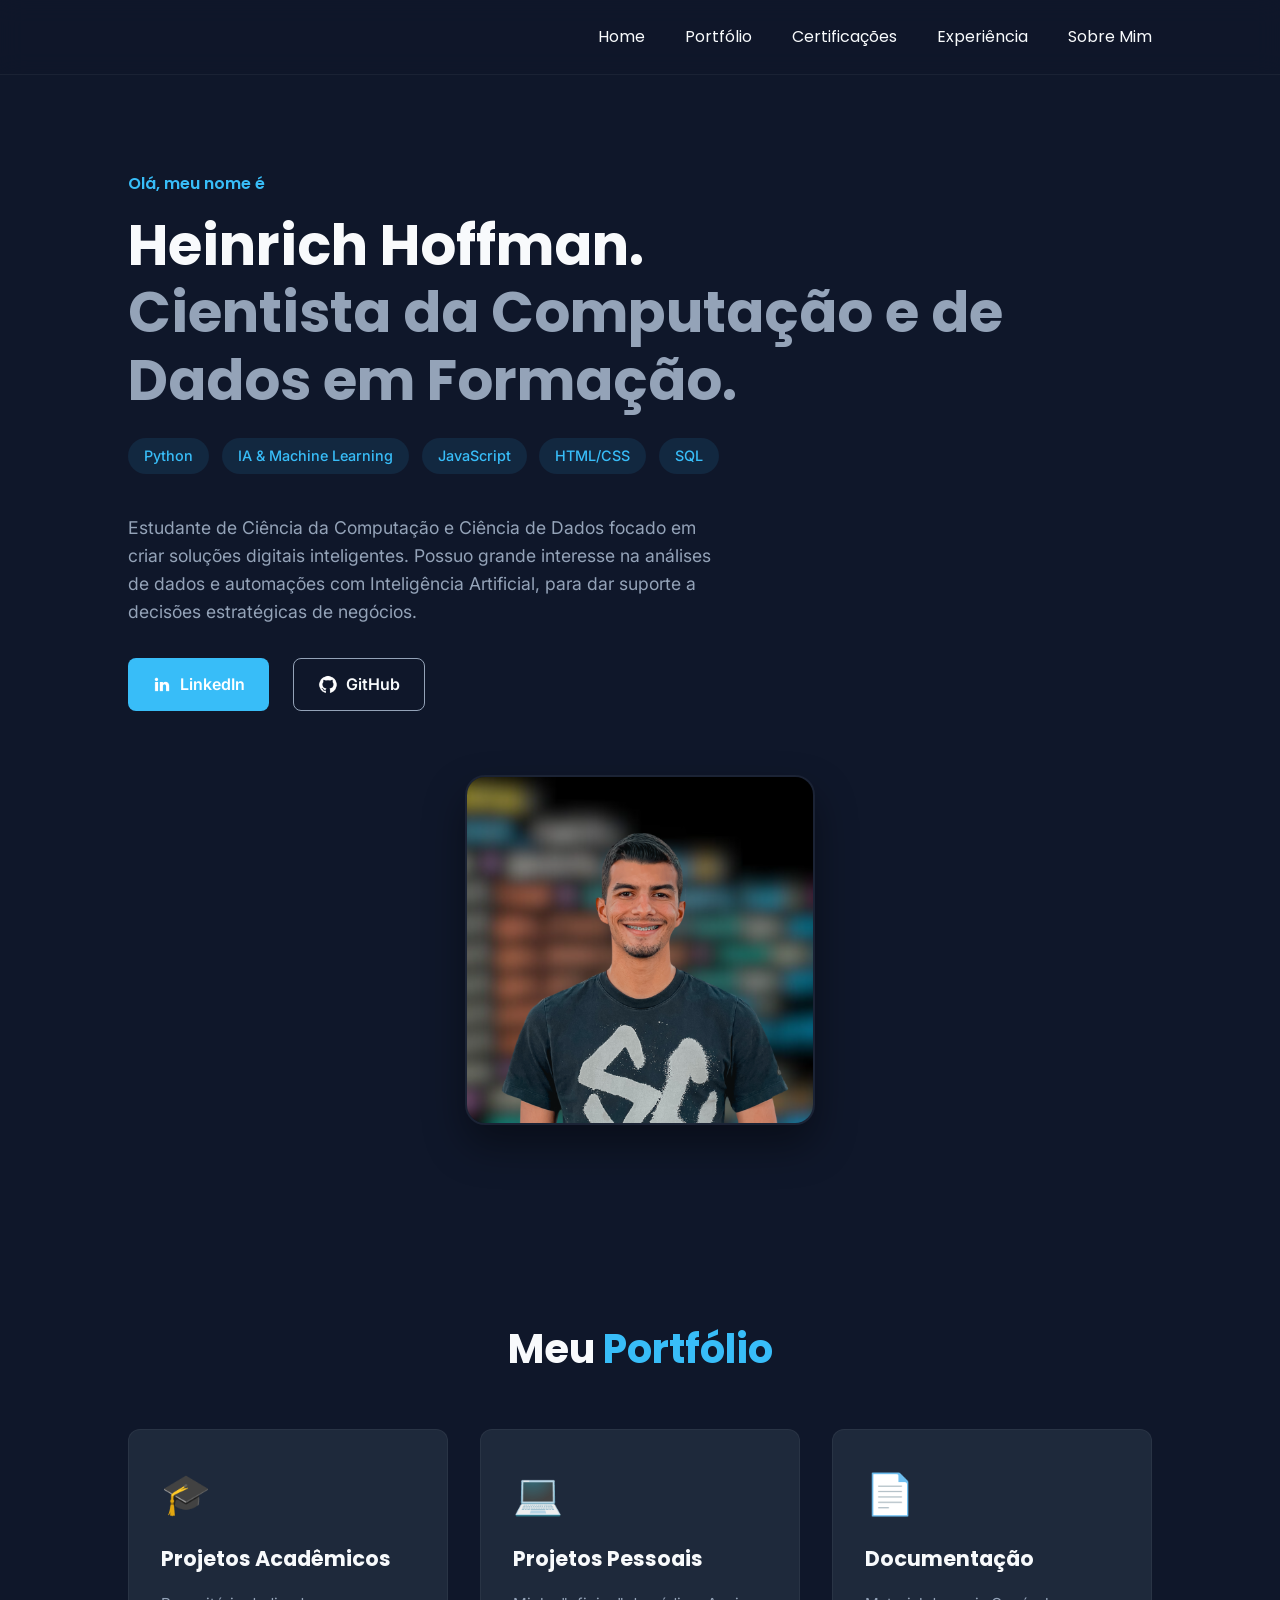
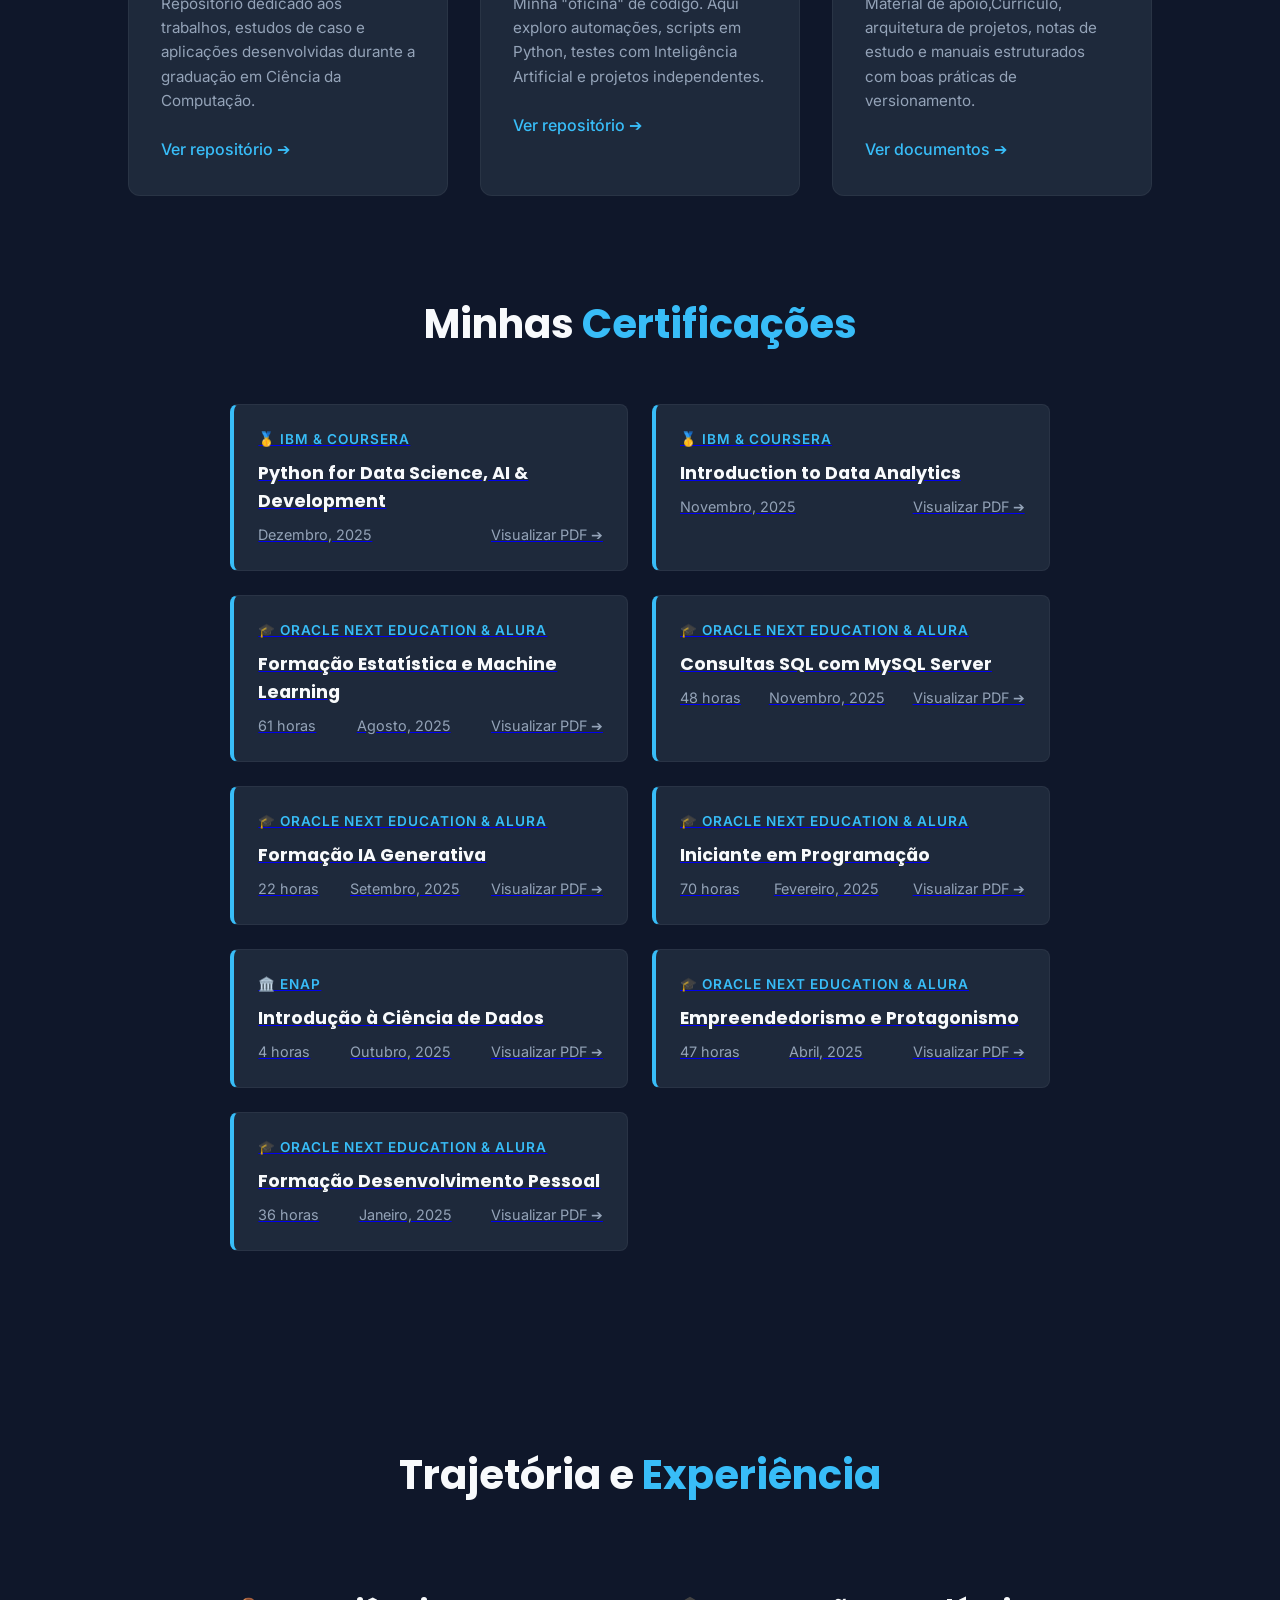
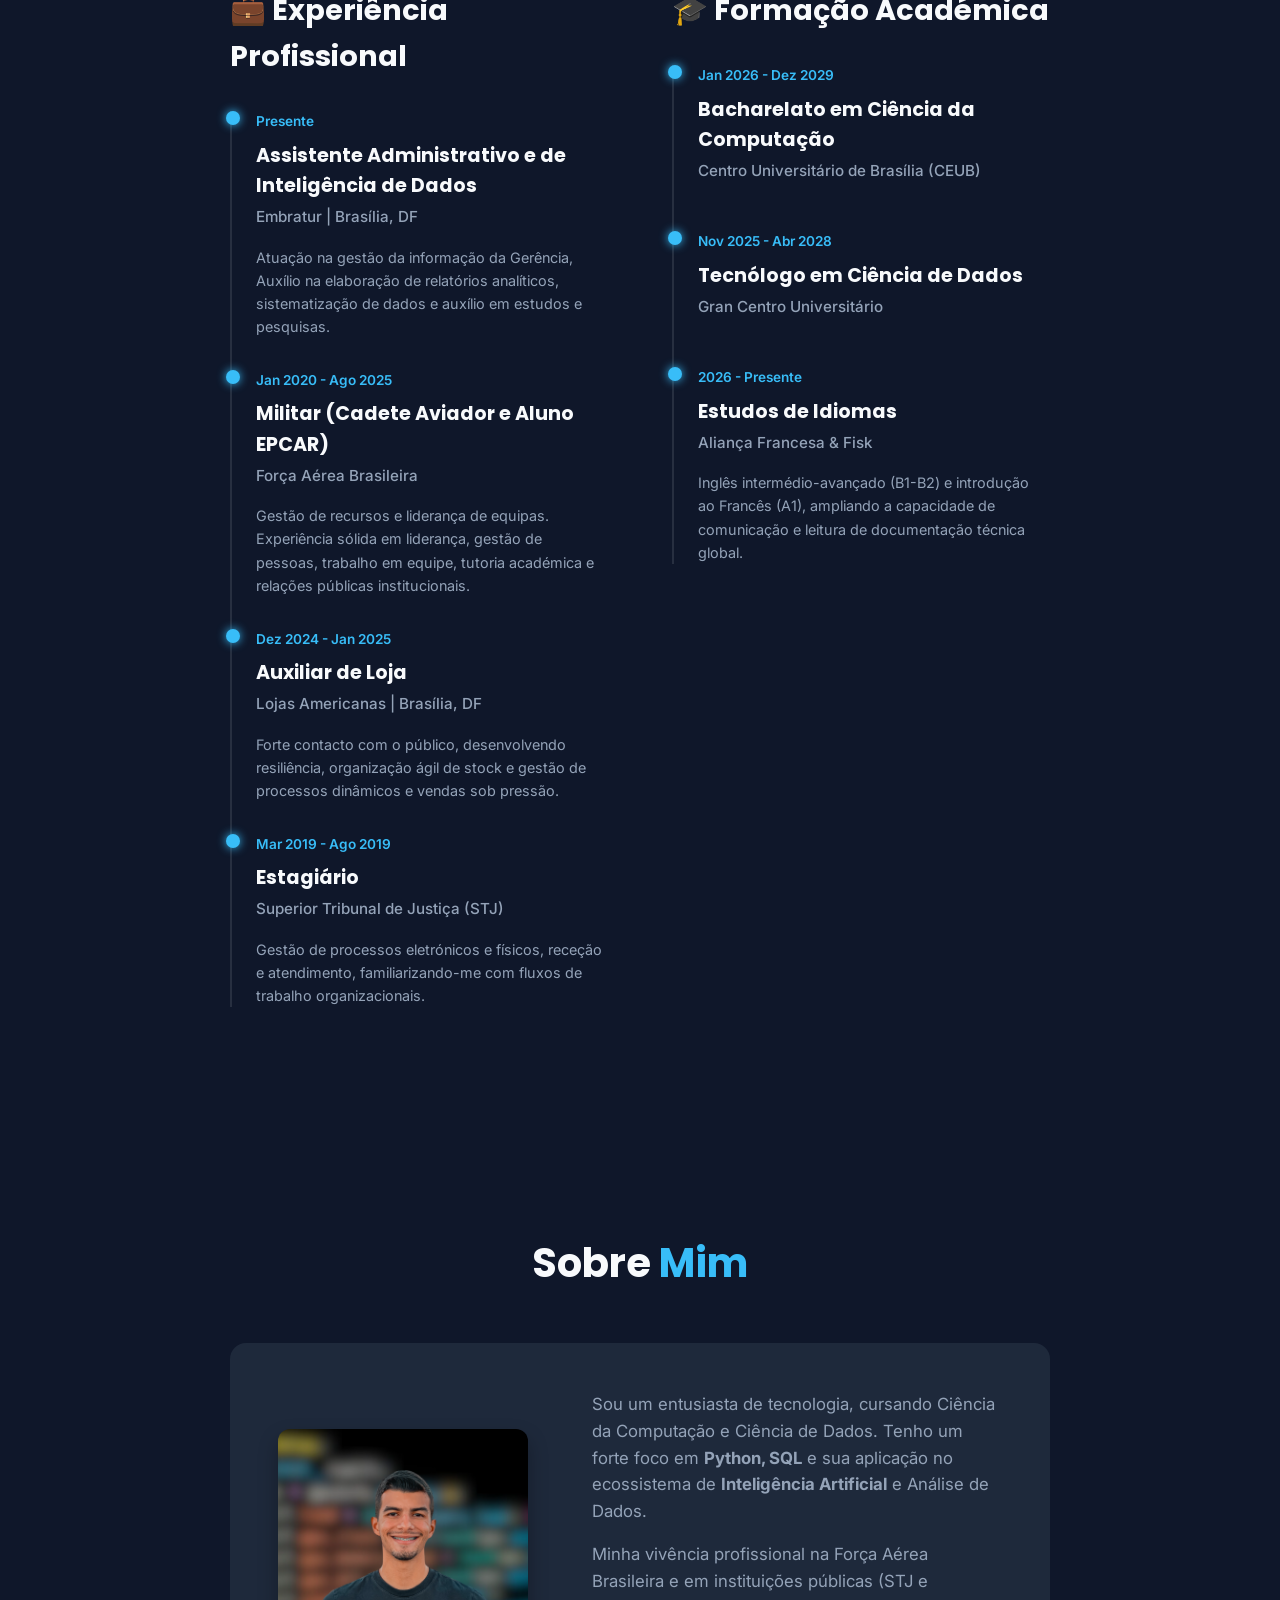
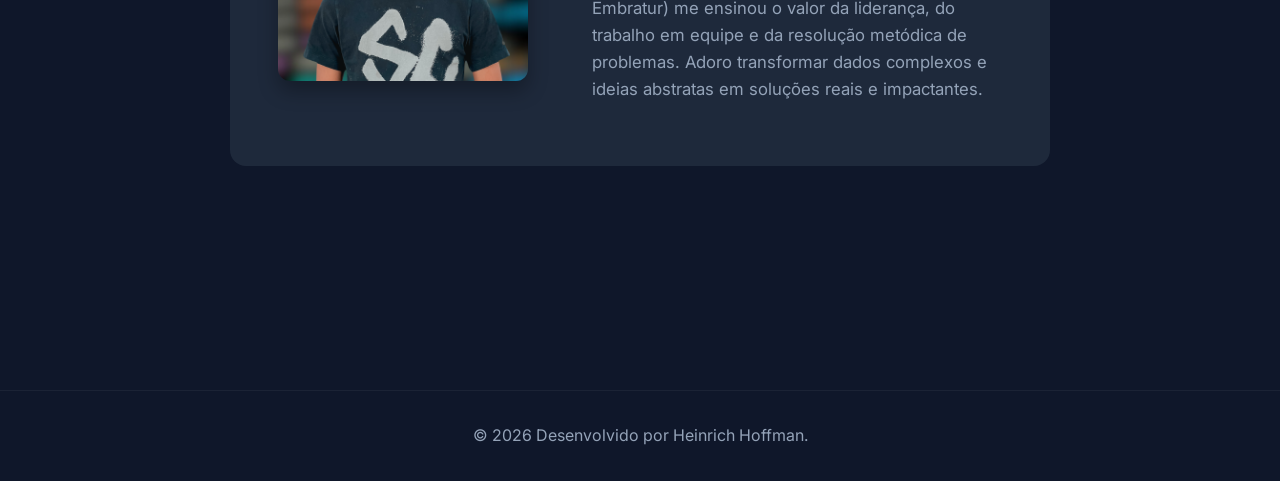
<file: index.html>
<!DOCTYPE html>
<html lang="pt-br">
<head>
    <meta charset="UTF-8">
    <meta name="viewport" content="width=device-width, initial-scale=1.0">
    <title>Heinrich Hoffman | Portfólio</title>
    
    <style>
        /* --- FONTES --- */
        @import url('https://fonts.googleapis.com/css2?family=Inter:wght@400;500&family=Poppins:wght@500;600;700&display=swap');

        /* --- VARIÁVEIS DE CORES (DARK MODE MODERNO) --- */
        :root {
            --bg-color: #0f172a; /* Fundo principal */
            --card-bg: #1e293b; /* Fundo dos cartões */
            --text-main: #f8fafc; /* Texto principal claro */
            --text-muted: #94a3b8; /* Texto secundário acinzentado */
            --accent: #38bdf8; /* Azul neon (Destaque) */
            --accent-hover: #0284c7;
        }

        /* --- RESET E GERAL --- */
        * {
            margin: 0;
            padding: 0;
            box-sizing: border-box;
        }

        html {
            scroll-behavior: smooth;
        }

        body {
            background-color: var(--bg-color);
            color: var(--text-main);
            font-family: 'Inter', sans-serif;
            line-height: 1.6;
            animation: fadeIn 1s ease-in-out;
        }

        @keyframes fadeIn {
            from { opacity: 0; transform: translateY(15px); }
            to { opacity: 1; transform: translateY(0); }
        }

        /* --- CABEÇALHO (GLASSMORPHISM) --- */
        .cabecalho {
            position: sticky;
            top: 0;
            background: rgba(15, 23, 42, 0.8);
            backdrop-filter: blur(12px);
            z-index: 1000;
            padding: 1.5rem 10%;
            border-bottom: 1px solid rgba(255, 255, 255, 0.05);
            display: flex;
            justify-content: flex-end;
        }

        .cabecalho__menu {
            display: flex;
            gap: 2.5rem;
            flex-wrap: wrap;
        }

        .cabecalho__menu__link {
            font-family: 'Poppins', sans-serif;
            font-size: 1rem;
            color: var(--text-main);
            text-decoration: none;
            transition: color 0.3s;
        }

        .cabecalho__menu__link:hover {
            color: var(--accent);
        }

        /* --- LAYOUT DE SEÇÕES --- */
        .secao {
            padding: 6rem 10%;
            min-height: 80vh;
            display: flex;
            flex-direction: column;
            justify-content: center;
        }

        .titulo-secao {
            font-family: 'Poppins', sans-serif;
            font-size: 2.5rem;
            margin-bottom: 3rem;
            text-align: center;
        }

        .titulo-secao span {
            color: var(--accent);
        }

        /* --- HERO (HOME) --- */
        .hero {
            display: flex;
            align-items: center;
            justify-content: space-between;
            gap: 4rem;
        }

        .hero__conteudo {
            flex: 1;
        }

        .hero__saudacao {
            color: var(--accent);
            font-weight: 600;
            font-family: 'Poppins', sans-serif;
            margin-bottom: 1rem;
            display: block;
        }

        .hero__titulo {
            font-family: 'Poppins', sans-serif;
            font-size: 3.5rem;
            line-height: 1.2;
            margin-bottom: 1.5rem;
        }

        .hero__texto {
            color: var(--text-muted);
            font-size: 1.1rem;
            margin-bottom: 2rem;
            max-width: 600px;
        }

        /* Badges de Tecnologia */
        .tech-stack {
            display: flex;
            gap: 0.8rem;
            flex-wrap: wrap;
            margin-bottom: 2.5rem;
        }

        .tech-badge {
            background-color: rgba(56, 189, 248, 0.1);
            color: var(--accent);
            padding: 0.4rem 1rem;
            border-radius: 50px;
            font-size: 0.9rem;
            font-weight: 500;
        }

        .hero__links {
            display: flex;
            gap: 1.5rem;
            flex-wrap: wrap;
        }

        .btn {
            display: flex;
            align-items: center;
            gap: 0.5rem;
            padding: 0.8rem 1.5rem;
            border-radius: 8px;
            text-decoration: none;
            font-weight: 600;
            transition: all 0.3s ease;
        }

        .btn-primary {
            background-color: var(--accent);
            color: #fff;
        }

        .btn-primary:hover {
            background-color: var(--accent-hover);
            transform: translateY(-3px);
        }

        .btn-secondary {
            border: 1px solid var(--text-muted);
            color: var(--text-main);
        }

        .btn-secondary:hover {
            border-color: var(--text-main);
            transform: translateY(-3px);
        }

        .btn img {
            width: 20px;
            filter: brightness(0) invert(1);
        }

        .foto-perfil {
            width: 350px;
            height: 350px;
            object-fit: cover;
            border-radius: 20px;
            box-shadow: 0 20px 40px rgba(0, 0, 0, 0.4);
            border: 2px solid rgba(255, 255, 255, 0.05);
            transition: transform 0.5s ease;
        }

        .foto-perfil:hover {
            transform: scale(1.02);
        }

        /* --- PORTFÓLIO (CARDS) --- */
        .grid-projetos {
            display: grid;
            grid-template-columns: repeat(auto-fit, minmax(300px, 1fr));
            gap: 2rem;
        }

        .card {
            background-color: var(--card-bg);
            padding: 2rem;
            border-radius: 12px;
            border: 1px solid rgba(255, 255, 255, 0.05);
            transition: transform 0.3s ease, box-shadow 0.3s ease;
        }

        .card:hover {
            transform: translateY(-10px);
            box-shadow: 0 10px 30px rgba(0, 0, 0, 0.5);
            border-color: rgba(56, 189, 248, 0.3);
        }

        .card__icone {
            font-size: 2.5rem;
            margin-bottom: 1rem;
        }

        .card__titulo {
            font-family: 'Poppins', sans-serif;
            font-size: 1.3rem;
            margin-bottom: 1rem;
        }

        .card__texto {
            color: var(--text-muted);
            font-size: 0.95rem;
            margin-bottom: 1.5rem;
        }

        .card__link {
            color: var(--accent);
            text-decoration: none;
            font-weight: 500;
            display: inline-flex;
            align-items: center;
            gap: 0.5rem;
        }

        .card__link:hover {
            text-decoration: underline;
        }

        /* --- CERTIFICAÇÕES --- */
        .grid-certificacoes {
            display: grid;
            grid-template-columns: repeat(auto-fit, minmax(280px, 1fr));
            gap: 1.5rem;
        }

        .cert-card {
            background-color: var(--card-bg);
            padding: 1.5rem;
            border-radius: 8px;
            border: 1px solid rgba(255, 255, 255, 0.05);
            border-left: 4px solid var(--accent);
            transition: transform 0.3s ease;
        }

        .cert-card:hover {
            transform: translateX(8px);
            background-color: rgba(30, 41, 59, 0.8);
        }

        .cert-instituicao {
            color: var(--accent);
            font-size: 0.85rem;
            font-weight: 600;
            text-transform: uppercase;
            letter-spacing: 1px;
            margin-bottom: 0.5rem;
            display: flex;
            align-items: center;
            gap: 0.5rem;
        }

        .cert-titulo {
            font-family: 'Poppins', sans-serif;
            font-size: 1.1rem;
            margin-bottom: 0.5rem;
            color: var(--text-main);
        }

        .cert-info {
            color: var(--text-muted);
            font-size: 0.9rem;
            display: flex;
            justify-content: space-between;
        }

        /* --- EXPERIÊNCIA E FORMAÇÃO (TIMELINE) --- */
        .secao-dupla {
            display: grid;
            grid-template-columns: 1fr 1fr;
            gap: 4rem;
            padding: 2rem 0;
        }

        .timeline-titulo {
            font-family: 'Poppins', sans-serif;
            font-size: 1.8rem;
            margin-bottom: 2rem;
            color: var(--text-main);
            display: flex;
            align-items: center;
            gap: 0.5rem;
        }

        .timeline {
            display: flex;
            flex-direction: column;
            gap: 2rem;
            border-left: 2px solid rgba(255, 255, 255, 0.1);
            padding-left: 1.5rem;
        }

        .timeline-item {
            position: relative;
        }

        .timeline-item::before {
            content: '';
            position: absolute;
            left: -1.9rem;
            top: 0;
            width: 14px;
            height: 14px;
            background-color: var(--accent);
            border-radius: 50%;
            box-shadow: 0 0 10px var(--accent);
        }

        .timeline-data {
            color: var(--accent);
            font-size: 0.85rem;
            font-weight: 600;
            margin-bottom: 0.5rem;
            display: block;
        }

        .timeline-cargo {
            font-family: 'Poppins', sans-serif;
            font-size: 1.2rem;
            color: var(--text-main);
            margin-bottom: 0.2rem;
        }

        .timeline-local {
            color: var(--text-muted);
            font-size: 0.95rem;
            font-weight: 500;
            margin-bottom: 1rem;
        }

        .timeline-texto {
            color: var(--text-muted);
            font-size: 0.9rem;
            line-height: 1.6;
        }

        /* --- SOBRE MIM --- */
        .sobre-container {
            display: flex;
            align-items: center;
            gap: 4rem;
            background-color: var(--card-bg);
            padding: 3rem;
            border-radius: 16px;
        }

        .sobre-container img {
            width: 250px;
            border-radius: 12px;
            box-shadow: 0 10px 20px rgba(0,0,0,0.3);
        }

        .sobre-texto p {
            color: var(--text-muted);
            margin-bottom: 1rem;
            font-size: 1.05rem;
        }

        /* --- RODAPÉ --- */
        .rodape {
            text-align: center;
            padding: 2rem;
            color: var(--text-muted);
            border-top: 1px solid rgba(255, 255, 255, 0.05);
            margin-top: 2rem;
        }

        /* --- RESPONSIVIDADE --- */
        @media (max-width: 992px) {
            .cabecalho { justify-content: center; }
            .hero, .sobre-container { flex-direction: column-reverse; text-align: center; }
            .hero__links, .tech-stack { justify-content: center; }
            .foto-perfil { width: 280px; height: 280px; }
            .titulo-secao { font-size: 2rem; }
            .hero__titulo { font-size: 2.5rem; }
            .secao-dupla { grid-template-columns: 1fr; gap: 3rem; }
            .sobre-container img { width: 200px; }
        }
    </style>
</head>
<body>
    
    <header class="cabecalho">
        <nav class="cabecalho__menu">
            <a class="cabecalho__menu__link" href="#home">Home</a>
            <a class="cabecalho__menu__link" href="#portfolio">Portfólio</a>
            <a class="cabecalho__menu__link" href="#certificacoes">Certificações</a>
            <a class="cabecalho__menu__link" href="#experiencia">Experiência</a>
            <a class="cabecalho__menu__link" href="#sobre">Sobre Mim</a>
        </nav>      
    </header>
    
    <main>
        <section id="home" class="secao hero">
            <div class="hero__conteudo">
                <span class="hero__saudacao">Olá, meu nome é</span>
                <h1 class="hero__titulo">Heinrich Hoffman. <br><span style="color: var(--text-muted);">Cientista da Computação e de Dados em Formação.</span></h1>
                
                <div class="tech-stack">
                    <span class="tech-badge">Python</span>
                    <span class="tech-badge">IA & Machine Learning</span>
                    <span class="tech-badge">JavaScript</span>
                    <span class="tech-badge">HTML/CSS</span>
                    <span class="tech-badge">SQL</span>
                </div>

                <p class="hero__texto">Estudante de Ciência da Computação e Ciência de Dados focado em criar soluções digitais inteligentes. Possuo grande interesse na análises de dados e automações com Inteligência Artificial, para dar suporte a decisões estratégicas de  negócios.</p>

                <div class="hero__links">
                    <a href="https://www.linkedin.com/in/heinrich-hoffman/" target="_blank" class="btn btn-primary">
                        <img src="./assets/linkedin.png" alt="LinkedIn" onerror="this.style.display='none'">
                        LinkedIn
                    </a>
                    <a href="https://github.com/heinrichhoffman" target="_blank" class="btn btn-secondary">
                        <img src="./assets/github.png" alt="GitHub" onerror="this.style.display='none'">
                        GitHub
                    </a>
                </div>            
            </div>
            <img src="./assets/hoffman.png" alt="Foto de Heinrich Hoffman" class="foto-perfil">
        </section>    

        <section id="portfolio" class="secao">
            <h2 class="titulo-secao">Meu <span>Portfólio</span></h2>
            
            <div class="grid-projetos">
                <div class="card">
                    <div class="card__icone">🎓</div>
                    <h3 class="card__titulo">Projetos Acadêmicos</h3>
                    <p class="card__texto">Repositório dedicado aos trabalhos, estudos de caso e aplicações desenvolvidas durante a graduação em Ciência da Computação.</p>
                    <a class="card__link" href="https://github.com/heinrichhoffman/bootcamp_1/tree/main/projetos-academicos" target="_blank">Ver repositório ➔</a>
                </div>

                <div class="card">
                    <div class="card__icone">💻</div>
                    <h3 class="card__titulo">Projetos Pessoais</h3>
                    <p class="card__texto">Minha "oficina" de código. Aqui exploro automações, scripts em Python, testes com Inteligência Artificial e projetos independentes.</p>
                    <a class="card__link" href="https://github.com/heinrichhoffman/bootcamp_1/tree/main/projetos-pessoais" target="_blank">Ver repositório ➔</a>
                </div>

                <div class="card">
                    <div class="card__icone">📄</div>
                    <h3 class="card__titulo">Documentação</h3>
                    <p class="card__texto">Material de apoio,Currículo, arquitetura de projetos, notas de estudo e manuais estruturados com boas práticas de versionamento.</p>
                    <a class="card__link" href="https://github.com/heinrichhoffman/bootcamp_1/tree/main/documentacao" target="_blank">Ver documentos ➔</a>
                </div>
            </div>
        <section id="certificacoes" class="secao">
            <h2 class="titulo-secao">Minhas <span>Certificações</span></h2>
            
            <div class="grid-certificacoes">
                <a class="cert-card" href="https://github.com/heinrichhoffman/bootcamp_1/blob/main/certificados/Python%20for%20Data%20Science,%20AI%20&%20Development.pdf" target="_blank">
                    <div class="cert-instituicao">🥇 IBM & Coursera</div>
                    <h3 class="cert-titulo">Python for Data Science, AI & Development</h3>
                    <div class="cert-info"><span>Dezembro, 2025</span> <span class="cert-clique">Visualizar PDF ➔</span></div>
                </a>

                <a class="cert-card" href="https://github.com/heinrichhoffman/bootcamp_1/blob/main/certificados/Introduction%20to%20Data%20Analytics.pdf" target="_blank">
                    <div class="cert-instituicao">🥇 IBM & Coursera</div>
                    <h3 class="cert-titulo">Introduction to Data Analytics</h3>
                    <div class="cert-info"><span>Novembro, 2025</span> <span class="cert-clique">Visualizar PDF ➔</span></div>
                </a>

                <a class="cert-card" href="https://github.com/heinrichhoffman/bootcamp_1/blob/main/certificados/Formação%20Estatística%20e%20Machine%20Learning%20-%20Alura.pdf" target="_blank">
                    <div class="cert-instituicao">🎓 Oracle Next Education & Alura</div>
                    <h3 class="cert-titulo">Formação Estatística e Machine Learning</h3>
                    <div class="cert-info"><span>61 horas</span> <span>Agosto, 2025</span> <span class="cert-clique">Visualizar PDF ➔</span></div>
                </a>

                <a class="cert-card" href="https://github.com/heinrichhoffman/bootcamp_1/blob/main/certificados/HEINRICH%20HOFFMAN%20PEREIRA%20DA%20SILVA%20-%20Formação%20-%20Alura.pdf" target="_blank">
                    <div class="cert-instituicao">🎓 Oracle Next Education & Alura</div>
                    <h3 class="cert-titulo">Consultas SQL com MySQL Server</h3>
                    <div class="cert-info"><span>48 horas</span> <span>Novembro, 2025</span> <span class="cert-clique">Visualizar PDF ➔</span></div>
                </a>

                <a class="cert-card" href="https://github.com/heinrichhoffman/bootcamp_1/blob/main/certificados/Formação%20IA%20Generativa%20-%20Alura.pdf" target="_blank">
                    <div class="cert-instituicao">🎓 Oracle Next Education & Alura</div>
                    <h3 class="cert-titulo">Formação IA Generativa</h3>
                    <div class="cert-info"><span>22 horas</span> <span>Setembro, 2025</span> <span class="cert-clique">Visualizar PDF ➔</span></div>
                </a>

                <a class="cert-card" href="https://github.com/heinrichhoffman/bootcamp_1/blob/main/certificados/Formação%20Iniciante%20em%20Programação%20-%20Alura.pdf" target="_blank">
                    <div class="cert-instituicao">🎓 Oracle Next Education & Alura</div>
                    <h3 class="cert-titulo">Iniciante em Programação</h3>
                    <div class="cert-info"><span>70 horas</span> <span>Fevereiro, 2025</span> <span class="cert-clique">Visualizar PDF ➔</span></div>
                </a>

                <a class="cert-card" href="https://github.com/heinrichhoffman/bootcamp_1/blob/main/certificados/introducao_a_ciencia_de_dados_conceitos_e_ferramentas_turma_out2025_certificado.pdf" target="_blank">
                    <div class="cert-instituicao">🏛️ ENAP</div>
                    <h3 class="cert-titulo">Introdução à Ciência de Dados</h3>
                    <div class="cert-info"><span>4 horas</span> <span>Outubro, 2025</span> <span class="cert-clique">Visualizar PDF ➔</span></div>
                </a>

                <a class="cert-card" href="https://github.com/heinrichhoffman/bootcamp_1/blob/main/certificados/Formação%20Empreendedorismo,%20agilidade%20e%20protagonismo%20na%20carreira%20-%20Alura.pdf" target="_blank">
                    <div class="cert-instituicao">🎓 Oracle Next Education & Alura</div>
                    <h3 class="cert-titulo">Empreendedorismo e Protagonismo</h3>
                    <div class="cert-info"><span>47 horas</span> <span>Abril, 2025</span> <span class="cert-clique">Visualizar PDF ➔</span></div>
                </a>

                <a class="cert-card" href="https://github.com/heinrichhoffman/bootcamp_1/blob/main/certificados/Formação%20Desenvolvimento%20Pessoal%20-%20Alura.pdf" target="_blank">
                    <div class="cert-instituicao">🎓 Oracle Next Education & Alura</div>
                    <h3 class="cert-titulo">Formação Desenvolvimento Pessoal</h3>
                    <div class="cert-info"><span>36 horas</span> <span>Janeiro, 2025</span> <span class="cert-clique">Visualizar PDF ➔</span></div>
                </a>
            </div>
        </section>

        <section id="experiencia" class="secao">
            <h2 class="titulo-secao">Trajetória e <span>Experiência</span></h2>
            
            <div class="secao-dupla">
                <div>
                    <h3 class="timeline-titulo">💼 Experiência Profissional</h3>
                    <div class="timeline">
                        <div class="timeline-item">
                            <span class="timeline-data">Presente</span>
                            <h4 class="timeline-cargo">Assistente Administrativo e de Inteligência de Dados</h4>
                            <div class="timeline-local">Embratur | Brasília, DF</div>
                            <p class="timeline-texto">Atuação na gestão da informação da Gerência, Auxílio na elaboração de relatórios analíticos, sistematização de dados e auxílio em estudos e pesquisas.</p>
                        </div>

                        <div class="timeline-item">
                            <span class="timeline-data">Jan 2020 - Ago 2025</span>
                            <h4 class="timeline-cargo">Militar (Cadete Aviador e Aluno EPCAR)</h4>
                            <div class="timeline-local">Força Aérea Brasileira</div>
                            <p class="timeline-texto">Gestão de recursos e liderança de equipas. Experiência sólida em liderança, gestão de pessoas, trabalho em equipe, tutoria académica e relações públicas institucionais.</p>
                        </div>

                        <div class="timeline-item">
                            <span class="timeline-data">Dez 2024 - Jan 2025</span>
                            <h4 class="timeline-cargo">Auxiliar de Loja</h4>
                            <div class="timeline-local">Lojas Americanas | Brasília, DF</div>
                            <p class="timeline-texto">Forte contacto com o público, desenvolvendo resiliência, organização ágil de stock e gestão de processos dinâmicos e vendas sob pressão.</p>
                        </div>

                        <div class="timeline-item">
                            <span class="timeline-data">Mar 2019 - Ago 2019</span>
                            <h4 class="timeline-cargo">Estagiário</h4>
                            <div class="timeline-local">Superior Tribunal de Justiça (STJ)</div>
                            <p class="timeline-texto">Gestão de processos eletrónicos e físicos, receção e atendimento, familiarizando-me com fluxos de trabalho organizacionais.</p>
                        </div>
                    </div>
                </div>

                <div>
                    <h3 class="timeline-titulo">🎓 Formação Académica</h3>
                    <div class="timeline">
                        <div class="timeline-item">
                            <span class="timeline-data">Jan 2026 - Dez 2029</span>
                            <h4 class="timeline-cargo">Bacharelato em Ciência da Computação</h4>
                            <div class="timeline-local">Centro Universitário de Brasília (CEUB)</div>
                            <p class="timeline-texto"></p>
                        </div>

                        <div class="timeline-item">
                            <span class="timeline-data">Nov 2025 - Abr 2028</span>
                            <h4 class="timeline-cargo">Tecnólogo em Ciência de Dados</h4>
                            <div class="timeline-local">Gran Centro Universitário</div>
                            <p class="timeline-texto"></p>
                        </div>

                        <div class="timeline-item">
                            <span class="timeline-data">2026 - Presente</span>
                            <h4 class="timeline-cargo">Estudos de Idiomas</h4>
                            <div class="timeline-local">Aliança Francesa & Fisk</div>
                            <p class="timeline-texto">Inglês intermédio-avançado (B1-B2) e introdução ao Francês (A1), ampliando a capacidade de comunicação e leitura de documentação técnica global.</p>
                        </div>
                    </div>
                </div>
            </div>
        </section>

        <section id="sobre" class="secao">
            <h2 class="titulo-secao">Sobre <span>Mim</span></h2>
            <div class="sobre-container">
                <img src="./assets/hoffman.png" alt="Foto de Heinrich Hoffman">
                <div class="sobre-texto">
                    <p>Sou um entusiasta de tecnologia, cursando Ciência da Computação e Ciência de Dados. Tenho um forte foco em <strong>Python, SQL</strong> e sua aplicação no ecossistema de <strong>Inteligência Artificial</strong> e Análise de Dados.</p>
                    <p>Minha vivência profissional na Força Aérea Brasileira e em instituições públicas (STJ e Embratur) me ensinou o valor da liderança, do trabalho em equipe e da resolução metódica de problemas. Adoro transformar dados complexos e ideias abstratas em soluções reais e impactantes.</p>
                </div>
            </div>
        </section>
    </main>
    
    <footer class="rodape">
        <p>&copy; 2026 Desenvolvido por Heinrich Hoffman.</p>
    </footer>
</body>
</html>
</file>
